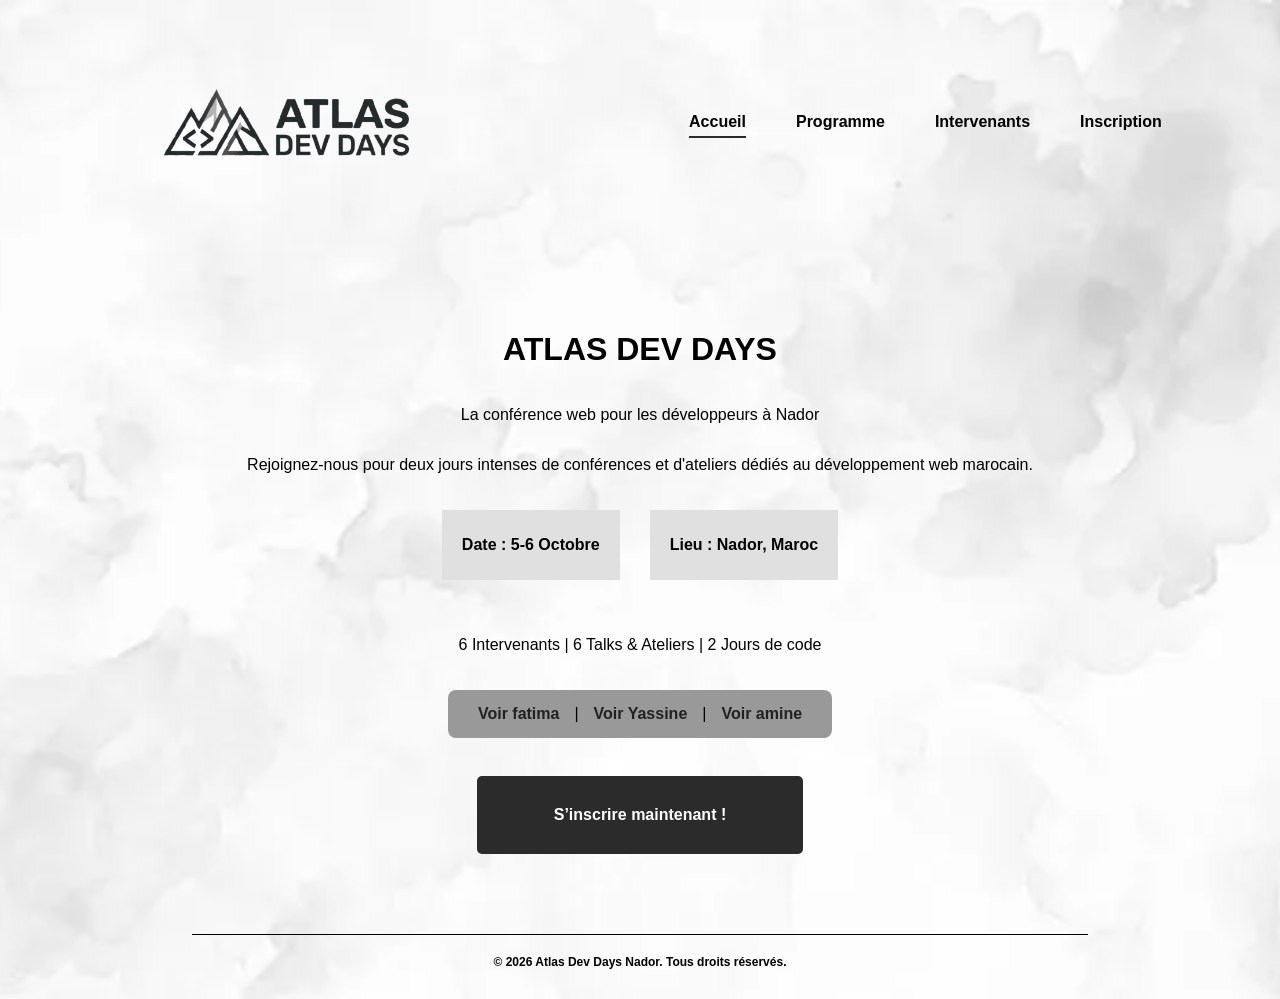
<file: Atlas_Dev_Days/index.html>
<!DOCTYPE html>
<html lang="fr">
<head>
    <meta charset="UTF-8">
    <meta name="viewport" content="width=device-width, initial-scale=1.0">
    <meta name="description" content="Atlas Dev Days : la conférence web pour les développeurs à Nador. 2 jours de talks et d'ateliers.">
    <title>Atlas Dev Days - Accueil</title>
    <link rel="stylesheet" href="css/style.css">
</head>
<body>
    <div class="maquette-figma">
        <img src="images/background.webp" alt="background" class="bg-image">
        
        <header>
            <nav>
                <img src="images/logo.png" alt="Logo Atlas Dev Days" class="logo">
                <div class="regroupement">
                    <a href="index.html" class="actif">Accueil</a>
                    <a href="programme.html">Programme</a>
                    <a href="intervenants.html">Intervenants</a>
                    <a href="inscription.html">Inscription</a>
                </div>
            </nav>
        </header>
        
        <main>
            <h1>ATLAS DEV DAYS</h1>
            <p>La conférence web pour les développeurs à Nador</p>
            <p>Rejoignez-nous pour deux jours intenses de conférences et d'ateliers dédiés au développement web marocain.</p>
            
            <div class="conteneur-dates-lieu">
                <div class="boite-date">
                    <p>Date : 5-6 Octobre</p>
                </div>
                <div class="boite-lieu">
                    <p>Lieu : Nador, Maroc</p>
                </div>
            </div>

            <div class="chiffres-cles">
                <p>6 Intervenants | 6 Talks & Ateliers | 2 Jours de code</p>
            </div>

            <div class="apercu-intervenants">
                <a href="intervenants.html">Voir fatima</a>|
                <a href="intervenants.html">Voir Yassine</a>|
                <a href="intervenants.html">Voir amine</a>
            </div>
            <br>
            <a href="inscription.html" class="mon-bouton">S’inscrire maintenant !</a>
        </main>

        <footer>
            <p>© 2026 Atlas Dev Days Nador. Tous droits réservés.</p>
        </footer>
    </div> 
</body>
</html>
</file>
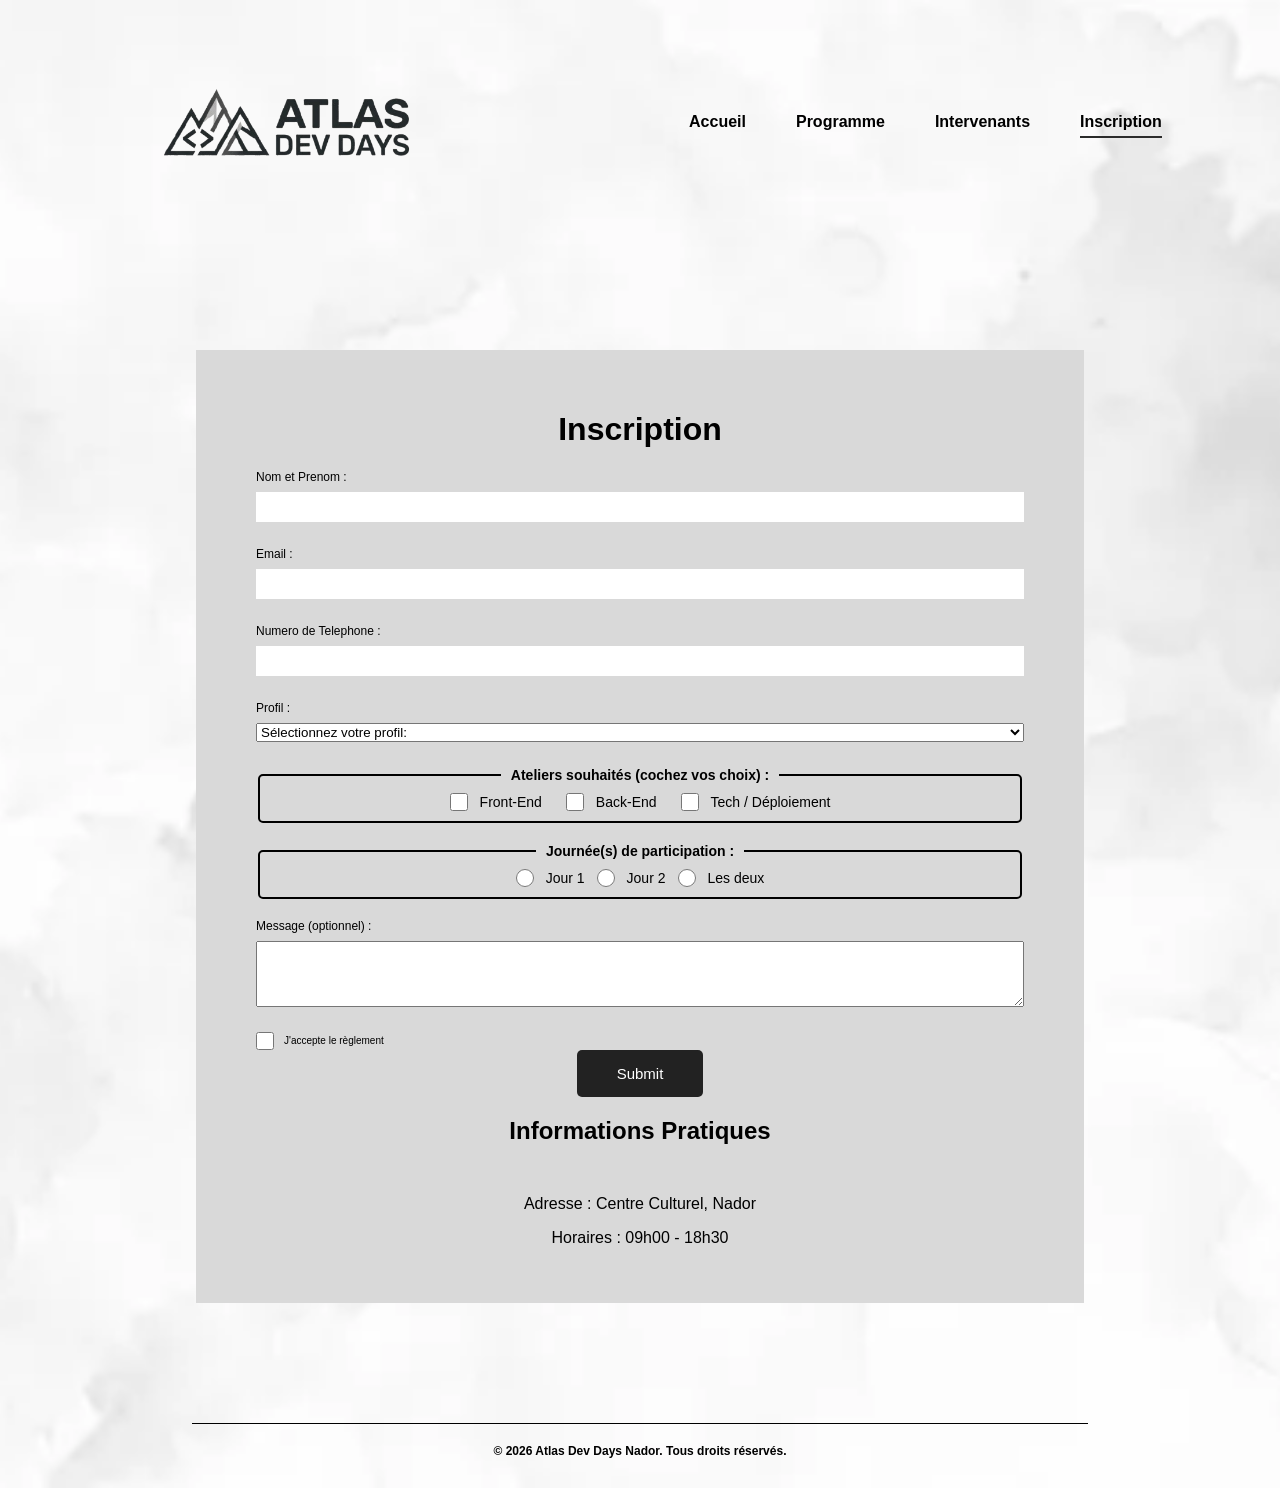
<file: Atlas_Dev_Days/inscription.html>
<!DOCTYPE html>
<html lang="fr">
<head>
    <meta charset="UTF-8">
    <meta name="viewport" content="width=device-width, initial-scale=1.0">
    <meta name="description" content="Inscrivez-vous dès maintenant aux Atlas Dev Days pour réserver votre place aux conférences et ateliers.">
    <title>Atlas Dev Days - Inscription</title>
    <link rel="stylesheet" href="css/style.css">
</head>
<body>
    <div class="maquette-figma">
        <img src="images/background.webp" alt="background" class="bg-image">
        
        <header>
            <nav>
                <img src="images/logo.png" alt="Logo Atlas Dev Days" class="logo">
                <div class="regroupement">
                    <a href="index.html">Accueil</a>
                    <a href="programme.html">Programme</a>
                    <a href="intervenants.html">Intervenants</a>
                    <a href="inscription.html" class="actif">Inscription</a>
                </div>
            </nav>
        </header>

        <main>
            <div class="formulaire">
                <h1>Inscription</h1>
                <form action="#" method="POST" onsubmit="alert('Votre inscription a bien été enregistrée.'); this.reset(); return false;">
                    
                    <div class="input">
                       <label for="fullname">Nom et Prenom :</label>
                       <input type="text" id="fullname" name="nom" required minlength="3">
                    </div>
                     <div class="input">
                       <label for="email">Email :</label>
                       <input type="email" id="email" name="email" required>
                    </div>
                     <div class="input">
                       <label for="Telephone">Numero de Telephone :</label>
                       <input type="tel" id="Telephone" name="Telephone" required pattern="^(\+212|0)[5-7][0-9]{8}$">
                    </div>

                    <div class="input">
                        <label for="profil">Profil :</label>
                        <select id="profil" name="profil" required>
                            <option value="">Sélectionnez votre profil:</option>
                            <option value="etudiant">Étudiant(e)</option>
                            <option value="dev">Développeur(e)</option>
                            <option value="autre">Autre</option>
                        </select>
                    </div>

                    <fieldset>
                        <legend>Ateliers souhaités (cochez vos choix) :</legend>
                        <input type="checkbox" id="atelier1" name="atelier1"> <label for="atelier1">Front-End</label><br>
                        <input type="checkbox" id="atelier2" name="atelier2"> <label for="atelier2">Back-End</label><br>
                        <input type="checkbox" id="atelier3" name="atelier3"> <label for="atelier3">Tech / Déploiement</label>
                    </fieldset>

                    <fieldset>
                        <legend>Journée(s) de participation :</legend>
                        <input type="radio" id="jour1" name="journee" value="jour1" required> <label for="jour1">Jour 1</label>
                        <input type="radio" id="jour2" name="journee" value="jour2" required> <label for="jour2">Jour 2</label>
                        <input type="radio" id="lesdeux" name="journee" value="lesdeux" required> <label for="lesdeux">Les deux</label>
                    </fieldset>

                    <div class="input">
                        <label for="message">Message (optionnel) :</label>
                        <textarea id="message" name="message" rows="4"></textarea>
                    </div>

                    <div class="checkbox">
                       <input type="checkbox" id="checkbox" name="check" required>
                       <label for="checkbox">J'accepte le règlement</label>
                    </div>
                    
                    <button type="submit" class="submit-button">Submit</button>
                </form>

                <div class="infos-pratiques">
                    <h2>Informations Pratiques</h2>
                    <p>Adresse : Centre Culturel, Nador</p>
                    <p>Horaires : 09h00 - 18h30</p>
                </div>
            </div>
        </main>
       
        <footer>
            <p>© 2026 Atlas Dev Days Nador. Tous droits réservés.</p>
        </footer>
    </div> 
</body>
</html>
</file>
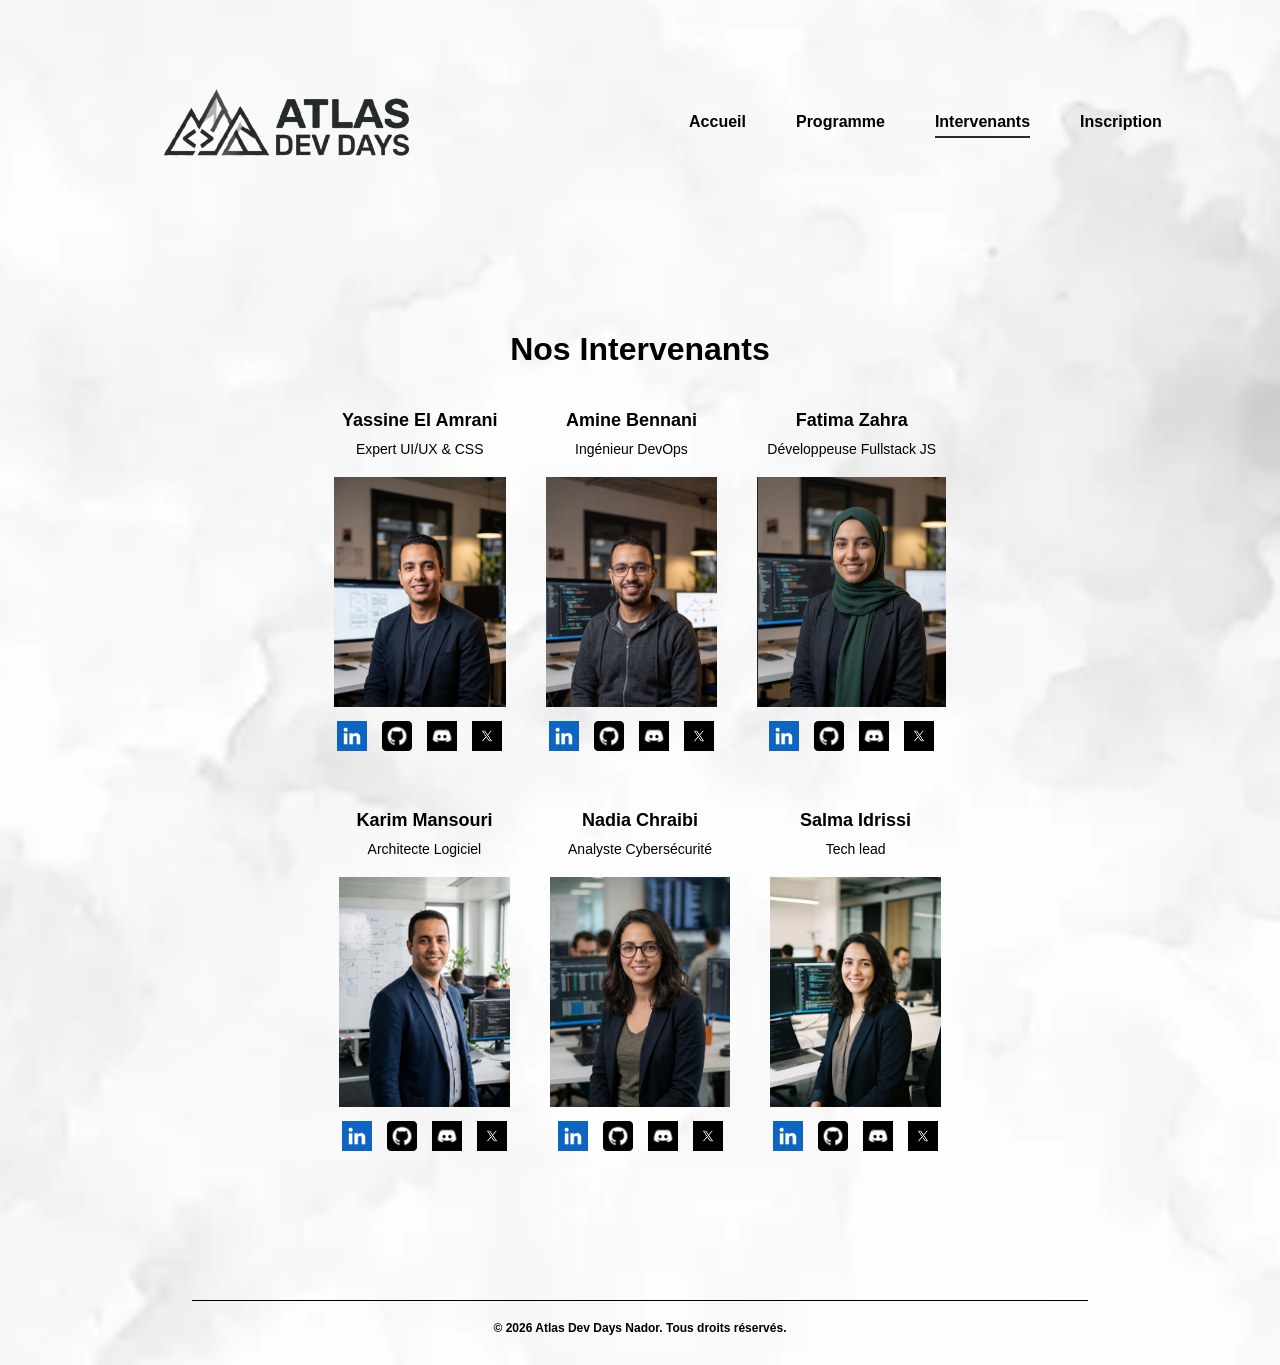
<file: Atlas_Dev_Days/intervenants.html>
<!DOCTYPE html>
<html lang="fr">
<head>
    <meta charset="UTF-8">
    <meta name="viewport" content="width=device-width, initial-scale=1.0">
    <meta name="description" content="Rencontrez les experts tech qui interviendront lors des Atlas Dev Days à Nador.">
    <title>Atlas Dev Days - Intervenants</title>
    <link rel="stylesheet" href="css/style.css">
</head>
<body>
    <div class="maquette-figma">
        <img src="images/background.webp" alt="background" class="bg-image">
        
        <header>
            <nav>
                <img src="images/logo.png" alt="Logo Atlas Dev Days" class="logo">
                <div class="regroupement">
                    <a href="index.html">Accueil</a>
                    <a href="programme.html">Programme</a>
                    <a href="intervenants.html" class="actif">Intervenants</a>
                    <a href="inscription.html">Inscription</a>
                </div>
            </nav>
        </header>

        <main>
            <h1>Nos Intervenants</h1>
            <div class="grille-intervenants">
                <div class="carte-intervenannt">
                    <h2 class="nom">Yassine El Amrani</h2>
                    <p class="role">Expert UI/UX & CSS</p>
                    <img src="images/yasisir.webp" alt="Photo de Yassine" class="photo-prfl" fetchpriority="high">
                    <div class="button-links">
              
                    <a href="https://fr.linkedin.com/" target="_blank" >
                    <img src="images/linkdin.jpg" alt="profillinkdin" class="logo-photo">
                    </a>
                  
                    <a href="https://Github.com/" target="_blank" >
                    <img src="images/Github.jpg" alt="githhub" class="logo-photo">
                    </a>
                  
                    <a href="https://Discord.com/" target="_blank" >
                    <img src="images/Discord.jpg" alt="Discord" class="logo-photo">
                    </a>
                 
                    <a href="https://x.com/" target="_blank" >
                    <img src="images/twitter.jpg" alt="twitter" class="logo-photo">
                    </a>
                  
                    </div>
                </div>
                <div class="carte-intervenannt">
                    <h2 class="nom">Amine Bennani</h2>
                    <p class="role">Ingénieur DevOps</p>
                    <img src="images/amine.webp" alt="Photo de Amine" class="photo-prfl" fetchpriority="high">
                    <div class="button-links">
                 
                    <a href="https://fr.linkedin.com/" target="_blank" >
                    <img src="images/linkdin.jpg" alt="profillinkdin" class="logo-photo">
                    </a>
                 
                    <a href="https://Github.com/" target="_blank" >
                    <img src="images/Github.jpg" alt="githhub" class="logo-photo">
                    </a>
                
                    <a href="https://Discord.com/" target="_blank" >
                    <img src="images/Discord.jpg" alt="Discord" class="logo-photo">
                    </a>
                  
                    <a href="https://x.com/" target="_blank" >
                    <img src="images/twitter.jpg" alt="twitter" class="logo-photo">
                    </a>
                  
                    </div>
                </div>
                <div class="carte-intervenannt">
                    <h2 class="nom">Fatima Zahra</h2>
                    <p class="role">Développeuse Fullstack JS</p>
                    <img src="images/fatima.webp" alt="Photo de Fatima" class="photo-prfl"fetchpriority="high">
                  <div class="button-links">
                 
                    <a href="https://fr.linkedin.com/" target="_blank" >
                    <img src="images/linkdin.jpg" alt="profillinkdin" class="logo-photo">
                    </a>
                 
                    <a href="https://Github.com/" target="_blank" >
                    <img src="images/Github.jpg" alt="githhub" class="logo-photo">
                    </a>
                  
                    <a href="https://Discord.com/" target="_blank" >
                    <img src="images/Discord.jpg" alt="Discord" class="logo-photo">
                    </a>
                 
                    <a href="https://x.com/" target="_blank" >
                    <img src="images/twitter.jpg" alt="twitter" class="logo-photo">
                    </a>
                   
                    </div>
                </div>
                <div class="carte-intervenannt">
                    <h2 class="nom">Karim Mansouri</h2>
                    <p class="role">Architecte Logiciel</p>
                    <img src="images/karim.webp" alt="Photo de Karim" class="photo-prfl" fetchpriority="high">
                    <div class="button-links">
                 
                    <a href="https://fr.linkedin.com/" target="_blank" >
                    <img src="images/linkdin.jpg" alt="profillinkdin" class="logo-photo">
                    </a>
                 
                    <a href="https://Github.com/" target="_blank" >
                    <img src="images/Github.jpg" alt="githhub" class="logo-photo">
                    </a>
                 
                    <a href="https://Discord.com/" target="_blank" >
                    <img src="images/Discord.jpg" alt="Discord" class="logo-photo">
                    </a>
                 
                    <a href="https://x.com/" target="_blank" >
                    <img src="images/twitter.jpg" alt="twitter" class="logo-photo">
                    </a>
              
                    </div>
                </div>
                <div class="carte-intervenannt">
                    <h2 class="nom">Nadia Chraibi</h2>
                    <p class="role">Analyste Cybersécurité</p>
                    <img src="images/nadia.webp" alt="Photo de Nadia" class="photo-prfl">
                    <div class="button-links">
                 
                    <a href="https://fr.linkedin.com/" target="_blank" >
                    <img src="images/linkdin.jpg" alt="profillinkdin" class="logo-photo">
                    </a>
                 
                    <a href="https://Github.com/" target="_blank" >
                    <img src="images/Github.jpg" alt="githhub" class="logo-photo">
                    </a>
                  
                    <a href="https://Discord.com/" target="_blank" >
                    <img src="images/Discord.jpg" alt="Discord" class="logo-photo">
                    </a>
                  
                    <a href="https://x.com/" target="_blank" >
                    <img src="images/twitter.jpg" alt="twitter" class="logo-photo">
                    </a>
                  
                    </div>
                </div>
                <div class="carte-intervenannt">
                    <h2 class="nom">Salma Idrissi</h2>
                    <p class="role">Tech lead</p>
                    <img src="images/salma.webp " alt="Photo de Salma" class="photo-prfl">
                        <div class="button-links">
                 
                    <a href="https://fr.linkedin.com/" target="_blank" >
                    <img src="images/linkdin.jpg" alt="profillinkdin" class="logo-photo">
                    </a>
                    <a href="https://Github.com/" target="_blank" >
                    <img src="images/Github.jpg" alt="githhub" class="logo-photo">
                    </a>
                 
                    <a href="https://Discord.com/" target="_blank" >
                    <img src="images/Discord.jpg" alt="Discord" class="logo-photo">
                    </a>
                
                    <a href="https://x.com/" target="_blank" >
                    <img src="images/twitter.jpg" alt="twitter" class="logo-photo">
                    </a>
                  
                    </div>
                </div>
            </div>
        </main>

        <footer>
            <p>© 2026 Atlas Dev Days Nador. Tous droits réservés.</p>
        </footer>
    </div> 
</body>
</html>
</file>
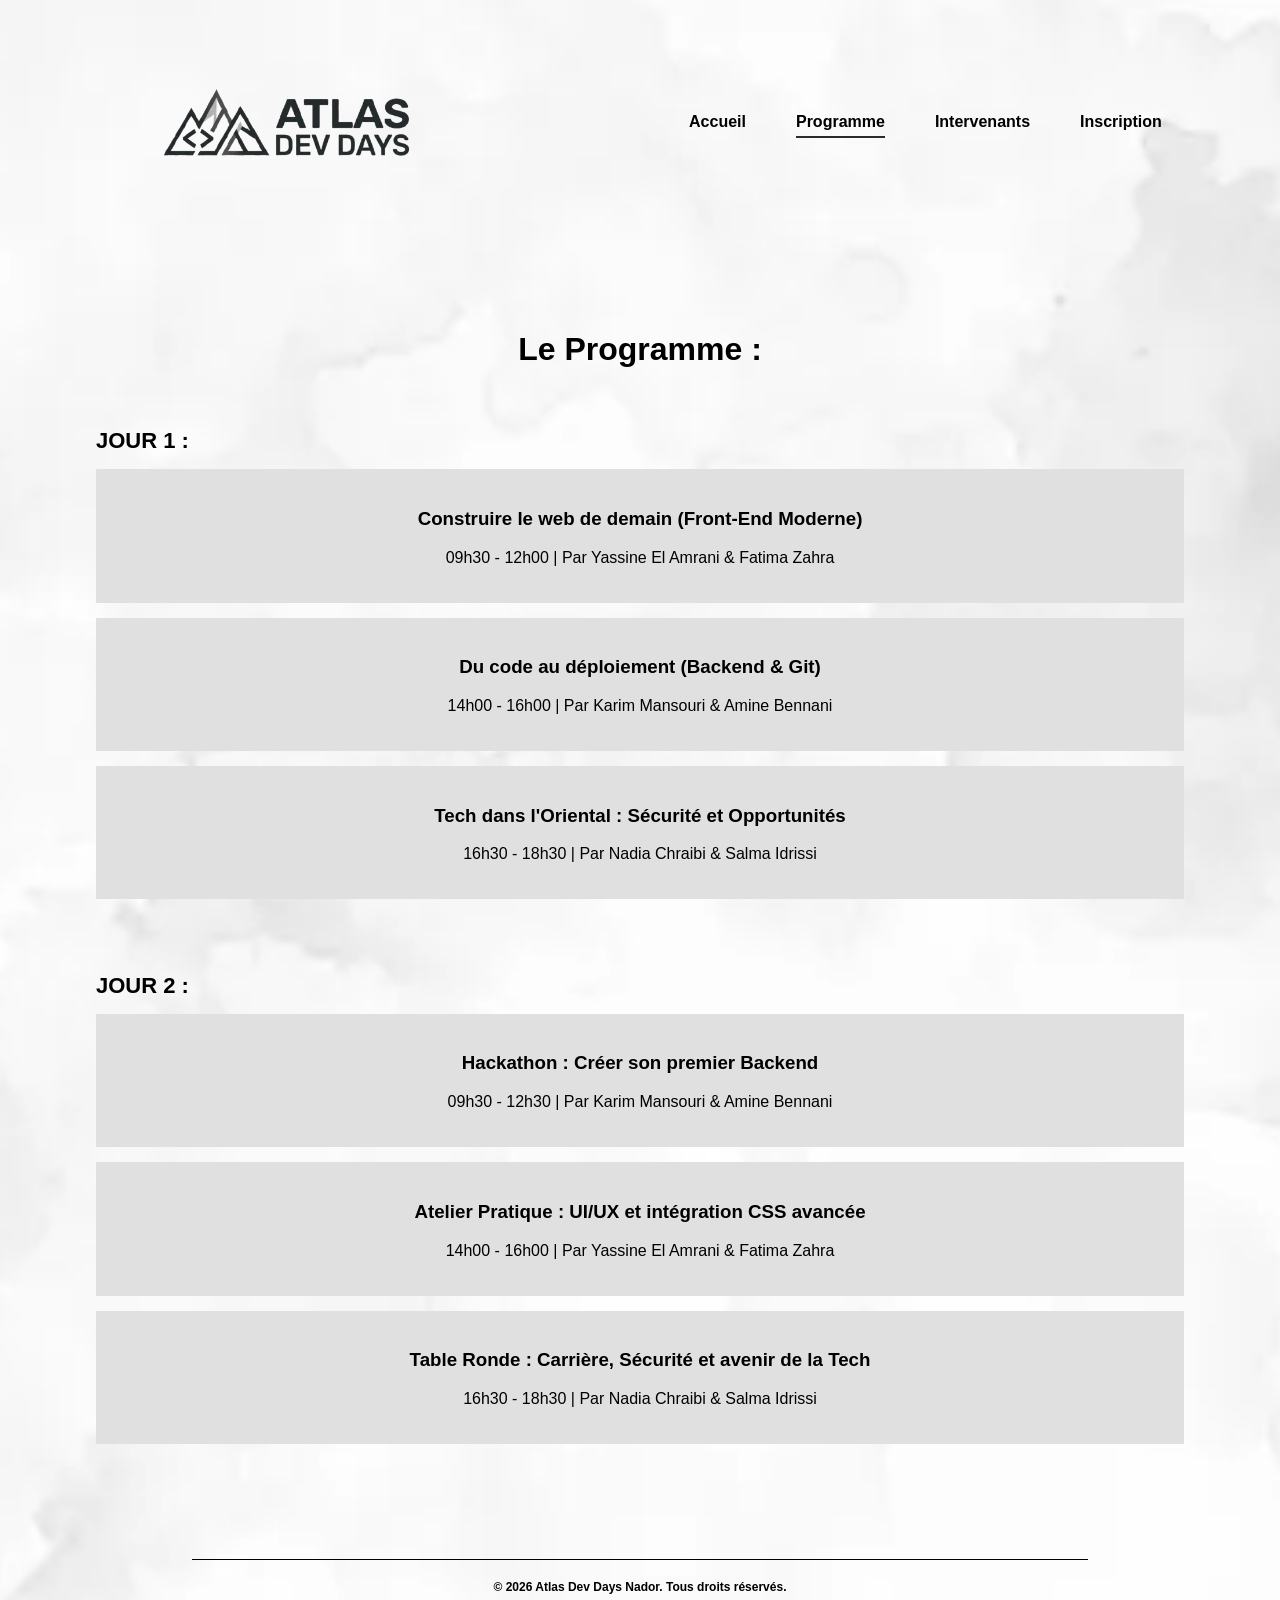
<file: Atlas_Dev_Days/programme.html>
<!DOCTYPE html>
<html lang="fr">
<head>
    <meta charset="UTF-8">
    <meta name="viewport" content="width=device-width, initial-scale=1.0">
    <meta name="description" content="Découvrez le programme des Atlas Dev Days. Des talks et des ateliers pour booster vos compétences en développement web.">
    <title>Atlas Dev Days - Programme</title>
    <link rel="stylesheet" href="css/style.css">
</head>
<body>
    <div class="maquette-figma">
        <img src="images/background.webp" alt="background" class="bg-image">
        
        <header>
            <nav>
                <img src="images/logo.png" alt="Logo Atlas Dev Days" class="logo">
                <div class="regroupement">
                    <a href="index.html">Accueil</a>
                    <a href="programme.html" class="actif">Programme</a>
                    <a href="intervenants.html">Intervenants</a>
                    <a href="inscription.html">Inscription</a>
                </div>
            </nav>
        </header>
        
        <main>
            <h1>Le Programme :</h1>
        
            <section class="jour-section">
                <h2 class="titre-jour">JOUR 1 :</h2>
                <article class="session-box">
                    <h3>Construire le web de demain (Front-End Moderne)</h3>
                    <p>09h30 - 12h00 | Par Yassine El Amrani & Fatima Zahra</p>
                </article>
                <article class="session-box">
                    <h3>Du code au déploiement (Backend & Git)</h3>
                    <p>14h00 - 16h00 | Par Karim Mansouri & Amine Bennani</p>
                </article>
                <article class="session-box">
                    <h3>Tech dans l'Oriental : Sécurité et Opportunités</h3>
                    <p>16h30 - 18h30 | Par Nadia Chraibi & Salma Idrissi</p>
                </article>
            </section>

            <section class="jour-section">
                <h2 class="titre-jour">JOUR 2 :</h2>
                <article class="session-box">
                    <h3>Hackathon : Créer son premier Backend</h3>
                    <p>09h30 - 12h30 | Par Karim Mansouri & Amine Bennani</p>
                </article>
                <article class="session-box">
                    <h3>Atelier Pratique : UI/UX et intégration CSS avancée</h3>
                    <p>14h00 - 16h00 | Par Yassine El Amrani & Fatima Zahra</p>
                </article>
                <article class="session-box">
                    <h3>Table Ronde : Carrière, Sécurité et avenir de la Tech</h3>
                    <p>16h30 - 18h30 | Par Nadia Chraibi & Salma Idrissi</p>
                </article>
            </section>
        </main>

        <footer>
            <p>© 2026 Atlas Dev Days Nador. Tous droits réservés.</p>
        </footer>
    </div> 
</body>
</html>
</file>
<file: Atlas_Dev_Days/css/style.css>
:root {
    --bg-body: #222222;
    --bg-blanc: white;
    --bg-gris: #e0e0e0;
    --bg-gris-fonce: #999999;
    --bg-bouton: #2b2b2b;
    --bg-form: #d9d9d9;
    --texte-noir: black;
    --texte-blanc: white;
    --police-principale: Arial, sans-serif;
}
body {
    background-color: #222222;
    margin: 0;
    font-family: Arial, sans-serif;
}
body::-webkit-scrollbar {
    display: none;
}

.maquette-figma {
    width: 100%;
    min-height: 100vh;
    margin: 0 auto;
    background-color: white;
    position: relative;
    overflow: hidden;
}
.maquette-figma a:hover{
    color: gray;
}

.bg-image {
    position: absolute;
    top: 0;
    left: 0;
    width: 100%;
    height: 100%;
    min-height: 100vh; 
    object-fit: cover;
    z-index: 0;
}

nav, main, footer {
    position: relative;
    z-index: 1;
}

nav {
    display: flex;
    justify-content: space-around;
    align-items: center;
    background-color:transparent;
}

.logo {
    height: 250px;
}

.regroupement {
    display: flex;
    gap: 50px;
}

.regroupement a {
    text-decoration: none;
    color: black;
    font-weight: bold;
}

main {
    display: flex;
    flex-direction: column;
    align-items: center;
    text-align: center;
    margin-top: 60px;
}

.conteneur-dates-lieu {
    display: flex;
    gap: 30px;
    margin-top: 20px;
    margin-bottom: 40px;
}

.boite-date, .boite-lieu {
    background-color: #e0e0e0;
    padding: 10px 20px;
    font-weight: bold;
}

.mon-bouton {
    background-color: #2b2b2b;
    color: white;
    padding: 30px 6%;
    text-decoration: none;
    font-weight: bold;
    border-radius: 5px;
}

footer {
    text-align: center;
    margin-top: 80px;
    padding-bottom: 30px;
}

footer p {
    border-top: 1px solid black;
    padding-top: 20px;
    width: 70%;
    margin: 0 auto;
    font-weight: bold;
    font-size: 12px;
}
main {
    animation: fadeIn 0.8s ease-out forwards;
}

@media (max-width: 768px) {
    .maquette-figma {
        width: 100%;
    }

    nav {
        flex-direction: column;
        padding: 20px;
        gap: 20px;
    }

    .regroupement {
        flex-direction: column;
        gap: 15px;
        text-align: center;
    }

    .conteneur-dates-lieu {
        flex-direction: column;
        gap: 15px;
    }
    
    h1 {
        font-size: 28px;
    }
    .grille-intervenants {
        flex-direction: column;
        align-items: center; 
    }
}
.actif {
    background-color: transparent; 
    color: var(--bg-bouton); 
    font-weight: bold;
    border-bottom: 2px solid var(--bg-bouton); 
    padding-bottom: 5px; 
}
.jour-section {
    width: 85%; 
    margin-top: 20px;
    margin-bottom: 20px;
}
.titre-jour {
    text-align: left;
    font-size: 22px;
    margin-bottom: 15px;
}
.session-box {
    background-color: #e0e0e0; 
    padding: 20px; 
    margin-bottom: 15px; 
    text-align: center; 
}
.grille-intervenants {
    display: flex;
    flex-wrap: wrap;
    justify-content: center;
    gap: 40px;
    max-width: 800px;
    margin-top: 20px;
    margin-bottom: 50px;
}

.carte-intervenant {
    background-color: #e0e0e0;
    width: 260px;
    height: 350px;
    padding-top: 20px;
    display: flex;
    flex-direction: column;
    overflow: hidden; 
    transition: transform 0.3s ease, box-shadow 0.3s ease;
}
.carte-intervenant:hover {
    transform: translateY(-10px); 
    box-shadow: 0 15px 30px rgba(0, 0, 0, 0.3); 
}
.nom {
    margin: 0;
    font-size: 18px;
}
.role {
    margin-top: 10px;
    margin-bottom: 20px;
    font-size: 14px;
    padding: 0 10px;
}
.photo-prfl {
    width: 100%;
    height: 230px; 
    object-fit: cover; 
    margin-top: auto; 
}
.formulaire{
    background-color: #d9d9d9;
    width: 60%;
    padding: 40px 60px;
    margin: 40px auto;
}
.input{
margin-bottom: 10px;

}
.formulaire h2{
    text-align: center;
    margin-bottom: 50px;
}
.input{
    display: flex;
    flex-direction:column ;
    text-align: left;
    margin-bottom: 25px;
}
.input label{
    margin-bottom: 8px;
    font-size:  12px;
}
.input input{
  height: 30px;
  border: none;
  padding: 0 10px;
  font-size: 13px;
}
.checkbox {
    display: flex;
    align-items: center;
}
.checkbox label{
    font-size: 10px;
}
button.submit-button{
    background-color: #222222;
    cursor: pointer;
    font-size: 15px;
    color: white; 
    border: none;
    padding: 15px 40px;
    border-radius: 5px;
}
.button-links{
    display:flex;
    justify-content: center;
    gap: 15px;
    margin-top:10px;
    padding-bottom: 15px;
}
.logo-photo{
    width: 30px;
    height: 30px;
    transition:transform 0.3 ease;
}
.button-links a:hover .logo-photo{
    transform: scale(1,1)
}
.apercu-intervenants{
    display: flex;
    justify-content: center;
    align-items: center;
    gap: 15px;
    background-color: #999999;
    padding: 15px 30px;
    border-radius: 8px;
    margin: 20px auto;
    width : fit-content;
}
.apercu-intervenants a{
    text-decoration: none;
    font-weight: bold;
    color:#222222;
}  
.apercu-intervenants a:hover {
    color: white; 
    text-decoration: underline;
}
fieldset {
    border: 2px solid var(--texte-noir);
    border-radius: 5px;
    padding: 10px;
    margin-bottom: 20px;
    display: flex;
    flex-direction: row ;
    flex-wrap: wrap;
    justify-content: center;
    gap: 12px; 
}

legend {
    font-weight: bold;
    font-size: 14px;
    padding: 0 10px;
    background-color: var(--bg-form);
}

.checkbox, 
fieldset label {
    display: flex;
    align-items: center;
    gap: 10px;
    font-size: 14px;
    cursor: pointer;
}

input[type="checkbox"], 
input[type="radio"] {
    width: 18px;
    height: 18px;
    cursor: pointer;
    margin: 0;
    accent-color: var(--bg-bouton);
}

input[type="checkbox"]:focus, 
input[type="radio"]:focus {
    outline: 2px solid var(--bg-gris-fonce);
    outline-offset: 3px;
} 
@keyframes fadeIn {
    from {
        opacity: 0;
        transform: translateY(20px);
    }
    to {
        opacity: 1;
        transform: translateY(0);
    }
}
</file>
